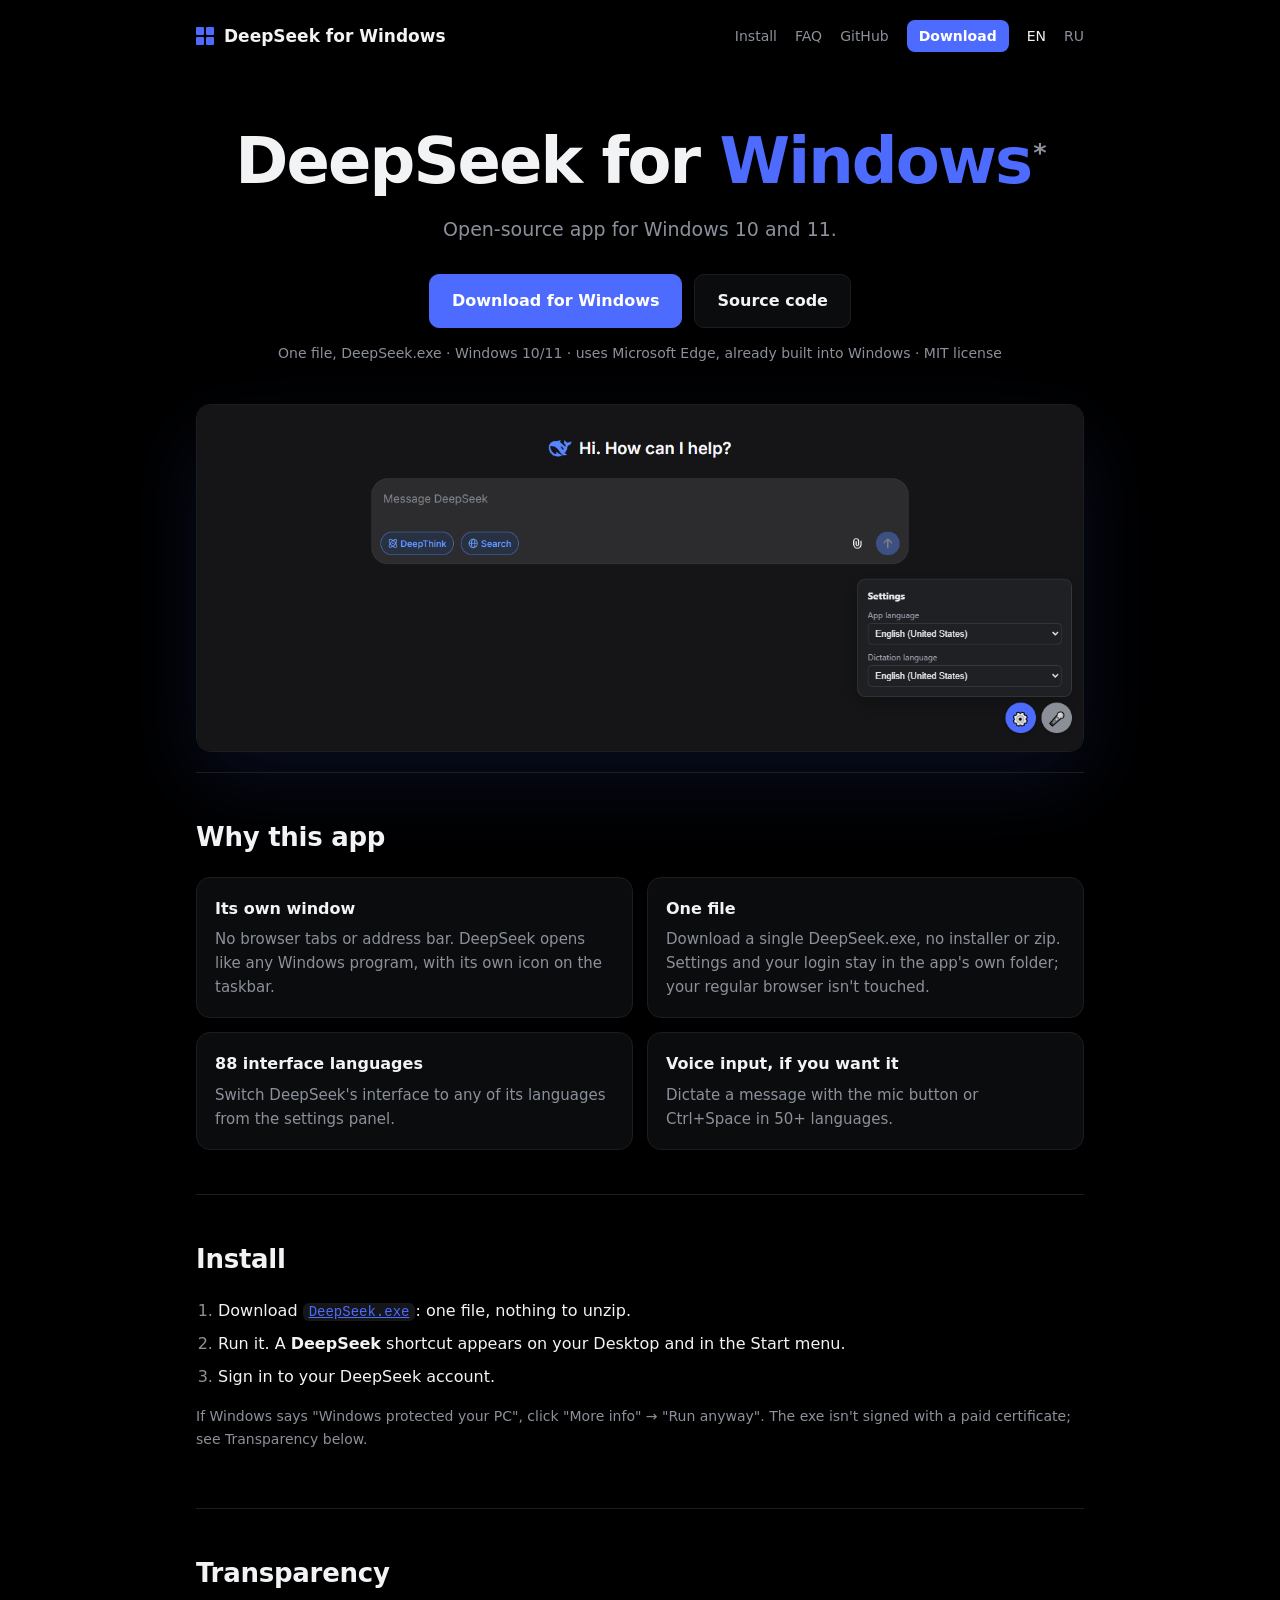
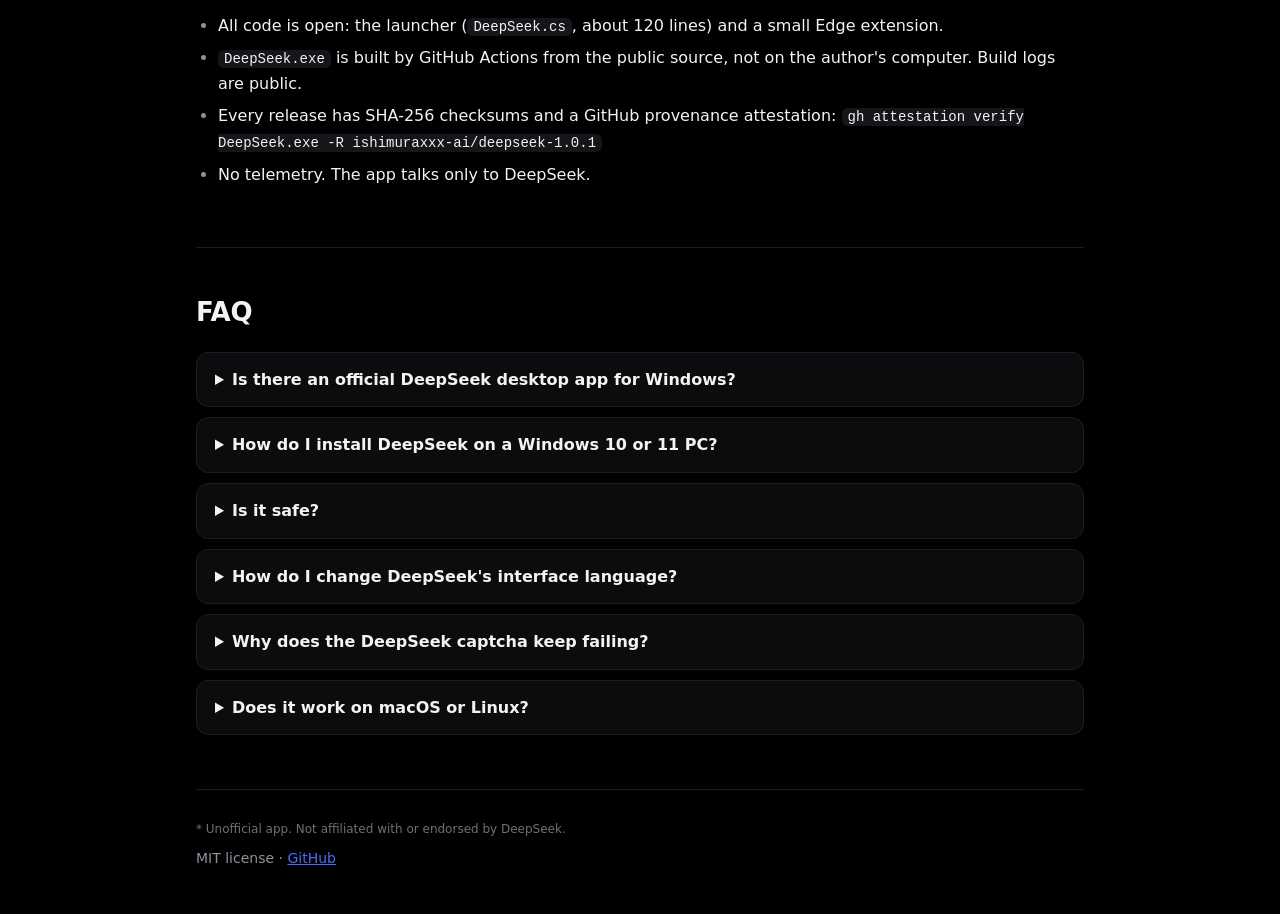
<file: docs/index.html>
<!doctype html>
<html lang="en">
<head>
  <meta charset="utf-8">
  <meta name="viewport" content="width=device-width, initial-scale=1">
  <title>DeepSeek for Windows: desktop app for Windows 10/11 (free, open source)</title>
  <meta name="description" content="Free, open-source DeepSeek desktop app for Windows 10 and 11. DeepSeek in its own window with a shortcut and taskbar icon, 88 interface languages and optional voice input. Unofficial.">
  <link rel="canonical" href="https://ishimuraxxx-ai.github.io/deepseek-1.0.1/">
  <link rel="alternate" hreflang="en" href="https://ishimuraxxx-ai.github.io/deepseek-1.0.1/">
  <link rel="alternate" hreflang="ru" href="https://ishimuraxxx-ai.github.io/deepseek-1.0.1/ru/">
  <link rel="alternate" hreflang="x-default" href="https://ishimuraxxx-ai.github.io/deepseek-1.0.1/">
  <meta property="og:type" content="website">
  <meta property="og:title" content="DeepSeek for Windows: desktop app for Windows 10/11">
  <meta property="og:description" content="Free, open-source DeepSeek desktop app for Windows 10 and 11.">
  <meta property="og:image" content="https://ishimuraxxx-ai.github.io/deepseek-1.0.1/screenshot-en.png">
  <meta name="theme-color" content="#000000">
  <link rel="icon" href="data:image/svg+xml,%3Csvg xmlns='http://www.w3.org/2000/svg' viewBox='0 0 16 16'%3E%3Crect x='0' y='0' width='7' height='7' fill='%234d6bfe'/%3E%3Crect x='9' y='0' width='7' height='7' fill='%234d6bfe'/%3E%3Crect x='0' y='9' width='7' height='7' fill='%234d6bfe'/%3E%3Crect x='9' y='9' width='7' height='7' fill='%234d6bfe'/%3E%3C/svg%3E">
  <link rel="stylesheet" href="style.css">
  <script type="application/ld+json">
  {
    "@context": "https://schema.org",
    "@type": "SoftwareApplication",
    "name": "DeepSeek for Windows (DeepSeek Voice Desktop)",
    "applicationCategory": "UtilitiesApplication",
    "operatingSystem": "Windows 10, Windows 11",
    "softwareVersion": "1.0.2",
    "description": "Unofficial open-source DeepSeek desktop app for Windows 10 and 11: DeepSeek in its own Microsoft Edge window with a shortcut and taskbar icon, 88 interface languages and optional voice input.",
    "offers": { "@type": "Offer", "price": "0", "priceCurrency": "USD" },
    "license": "https://opensource.org/licenses/MIT",
    "downloadUrl": "https://github.com/ishimuraxxx-ai/deepseek-1.0.1/releases/latest/download/DeepSeek.exe",
    "codeRepository": "https://github.com/ishimuraxxx-ai/deepseek-1.0.1",
    "screenshot": "https://ishimuraxxx-ai.github.io/deepseek-1.0.1/screenshot-en.png"
  }
  </script>
  <script type="application/ld+json">
  {
    "@context": "https://schema.org",
    "@type": "FAQPage",
    "mainEntity": [
      { "@type": "Question", "name": "Is there an official DeepSeek desktop app for Windows?",
        "acceptedAnswer": { "@type": "Answer", "text": "No (as of September 2026). DeepSeek offers the website chat.deepseek.com and mobile apps. The Microsoft Store listing named DeepSeek is only the Android app for the China region and does not run on Windows 10. DeepSeek for Windows (DeepSeek Voice Desktop) is an unofficial open-source alternative that opens the official website in its own window." } },
      { "@type": "Question", "name": "How do I install DeepSeek on a Windows 10 or 11 PC?",
        "acceptedAnswer": { "@type": "Answer", "text": "Download DeepSeek.exe (a single file) from the GitHub Releases page and run it. A DeepSeek shortcut appears on the Desktop and in the Start menu." } },
      { "@type": "Question", "name": "Is it safe?",
        "acceptedAnswer": { "@type": "Answer", "text": "All code is open. DeepSeek.exe is built publicly by GitHub Actions with SHA-256 checksums and a GitHub build-provenance attestation. The app collects no data." } },
      { "@type": "Question", "name": "How do I change DeepSeek's interface language?",
        "acceptedAnswer": { "@type": "Answer", "text": "Open the settings (gear button) and pick the app language. All 88 languages of the DeepSeek website are available." } },
      { "@type": "Question", "name": "Why does the DeepSeek captcha keep failing?",
        "acceptedAnswer": { "@type": "Answer", "text": "Usually because of a VPN: DeepSeek's protection rejects data-center IP addresses. Turn the VPN off while signing in or exclude deepseek.com, fengkongcloud.com, fengkongcloud.cn and awswaf.com from the VPN." } }
    ]
  }
  </script>
</head>
<body>
  <div class="wrap">
    <header>
      <a class="brand" href="index.html"><span class="win"><i></i><i></i><i></i><i></i></span>DeepSeek for Windows</a>
      <nav>
        <a href="#install">Install</a>
        <a href="#faq">FAQ</a>
        <a href="https://github.com/ishimuraxxx-ai/deepseek-1.0.1">GitHub</a>
        <a class="dl" href="https://github.com/ishimuraxxx-ai/deepseek-1.0.1/releases/latest/download/DeepSeek.exe">Download</a>
        <a href="index.html" aria-current="page">EN</a>
        <a href="ru/index.html" hreflang="ru">RU</a>
      </nav>
    </header>

    <main>
      <section class="hero">
        <h1>DeepSeek for <span>Windows</span><sup>*</sup></h1>
        <p class="lead">Open-source app for Windows 10 and 11.</p>
        <div class="cta">
          <a class="btn primary" href="https://github.com/ishimuraxxx-ai/deepseek-1.0.1/releases/latest/download/DeepSeek.exe">Download for Windows</a>
          <a class="btn" href="https://github.com/ishimuraxxx-ai/deepseek-1.0.1">Source code</a>
        </div>
        <p class="note">One file, DeepSeek.exe · Windows 10/11 · uses Microsoft Edge, already built into Windows · MIT license</p>
        <div class="shot"><img src="screenshot-en.png" width="1280" height="500" alt="DeepSeek for Windows: the DeepSeek chat in its own window with the settings panel"></div>
      </section>

      <section>
        <h2>Why this app</h2>
        <div class="grid">
          <div class="card"><h3>Its own window</h3><p>No browser tabs or address bar. DeepSeek opens like any Windows program, with its own icon on the taskbar.</p></div>
          <div class="card"><h3>One file</h3><p>Download a single DeepSeek.exe, no installer or zip. Settings and your login stay in the app's own folder; your regular browser isn't touched.</p></div>
          <div class="card"><h3>88 interface languages</h3><p>Switch DeepSeek's interface to any of its languages from the settings panel.</p></div>
          <div class="card"><h3>Voice input, if you want it</h3><p>Dictate a message with the mic button or Ctrl+Space in 50+ languages.</p></div>
        </div>
      </section>

      <section id="install">
        <h2>Install</h2>
        <ol>
          <li>Download <a href="https://github.com/ishimuraxxx-ai/deepseek-1.0.1/releases/latest/download/DeepSeek.exe"><code>DeepSeek.exe</code></a>: one file, nothing to unzip.</li>
          <li>Run it. A <b>DeepSeek</b> shortcut appears on your Desktop and in the Start menu.</li>
          <li>Sign in to your DeepSeek account.</li>
        </ol>
        <p class="note">If Windows says "Windows protected your PC", click "More info" → "Run anyway". The exe isn't signed with a paid certificate; see Transparency below.</p>
      </section>

      <section>
        <h2>Transparency</h2>
        <ul>
          <li>All code is open: the launcher (<code>DeepSeek.cs</code>, about 120 lines) and a small Edge extension.</li>
          <li><code>DeepSeek.exe</code> is built by GitHub Actions from the public source, not on the author's computer. Build logs are public.</li>
          <li>Every release has SHA-256 checksums and a GitHub provenance attestation: <code>gh attestation verify DeepSeek.exe -R ishimuraxxx-ai/deepseek-1.0.1</code></li>
          <li>No telemetry. The app talks only to DeepSeek.</li>
        </ul>
      </section>

      <section id="faq">
        <h2>FAQ</h2>
        <details><summary>Is there an official DeepSeek desktop app for Windows?</summary>
          <p>No (as of September 2026). DeepSeek offers the website chat.deepseek.com and mobile apps. The Microsoft Store listing named DeepSeek is only the Android app for the China region, and it doesn't run on Windows 10. This project is an unofficial open-source alternative: the official website in its own window.</p></details>
        <details><summary>How do I install DeepSeek on a Windows 10 or 11 PC?</summary>
          <p>Download DeepSeek.exe from Releases (one file) and run it. A DeepSeek shortcut appears on your Desktop and in the Start menu.</p></details>
        <details><summary>Is it safe?</summary>
          <p>All code is open, and the exe is built publicly by GitHub Actions with checksums and a provenance attestation. The app collects no data and keeps your login only in its own folder.</p></details>
        <details><summary>How do I change DeepSeek's interface language?</summary>
          <p>Open ⚙️ settings → "App language". All 88 languages of the site are available.</p></details>
        <details><summary>Why does the DeepSeek captcha keep failing?</summary>
          <p>Usually because of a VPN. Turn it off while signing in or exclude deepseek.com, fengkongcloud.com, fengkongcloud.cn and awswaf.com from the VPN.</p></details>
        <details><summary>Does it work on macOS or Linux?</summary>
          <p>No, only Windows 10/11 with Microsoft Edge.</p></details>
      </section>
    </main>

    <footer>
      <p class="fine">* Unofficial app. Not affiliated with or endorsed by DeepSeek.</p>
      MIT license · <a href="https://github.com/ishimuraxxx-ai/deepseek-1.0.1">GitHub</a>
    </footer>
  </div>
</body>
</html>
</file>
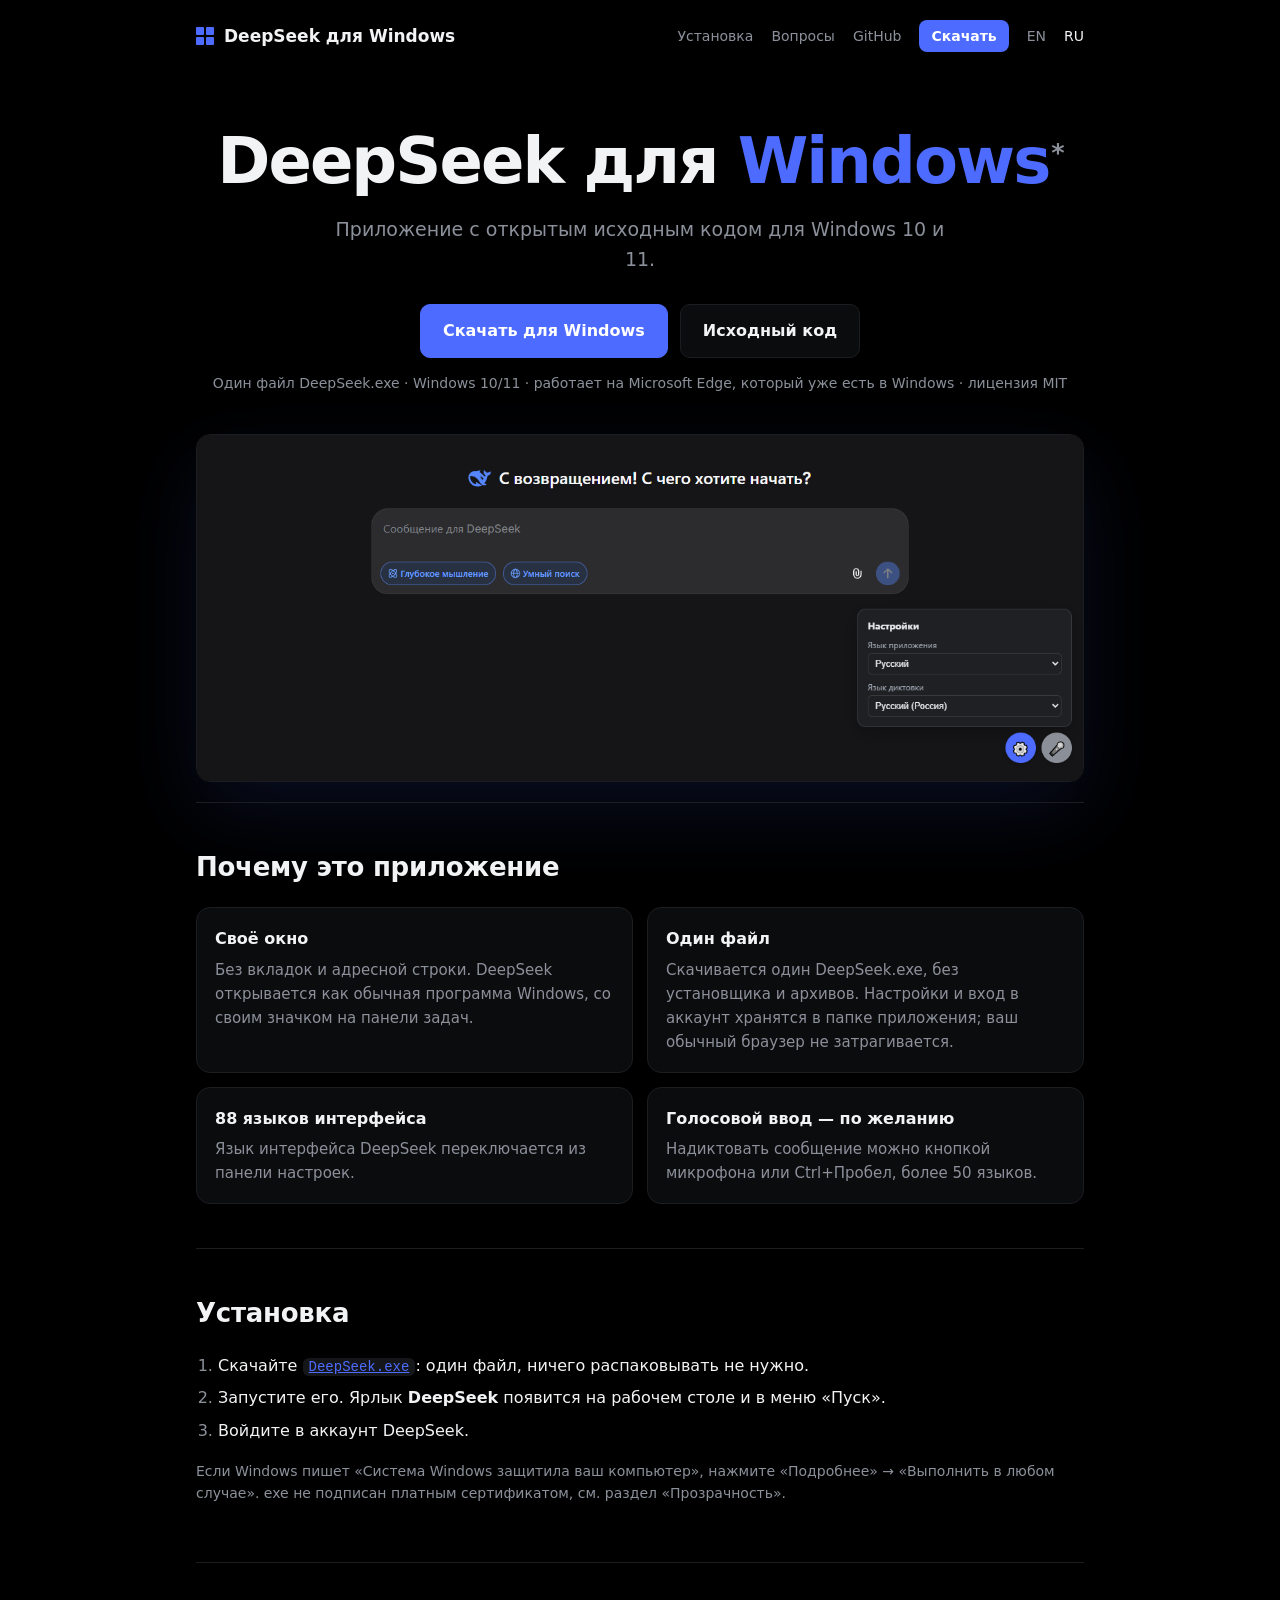
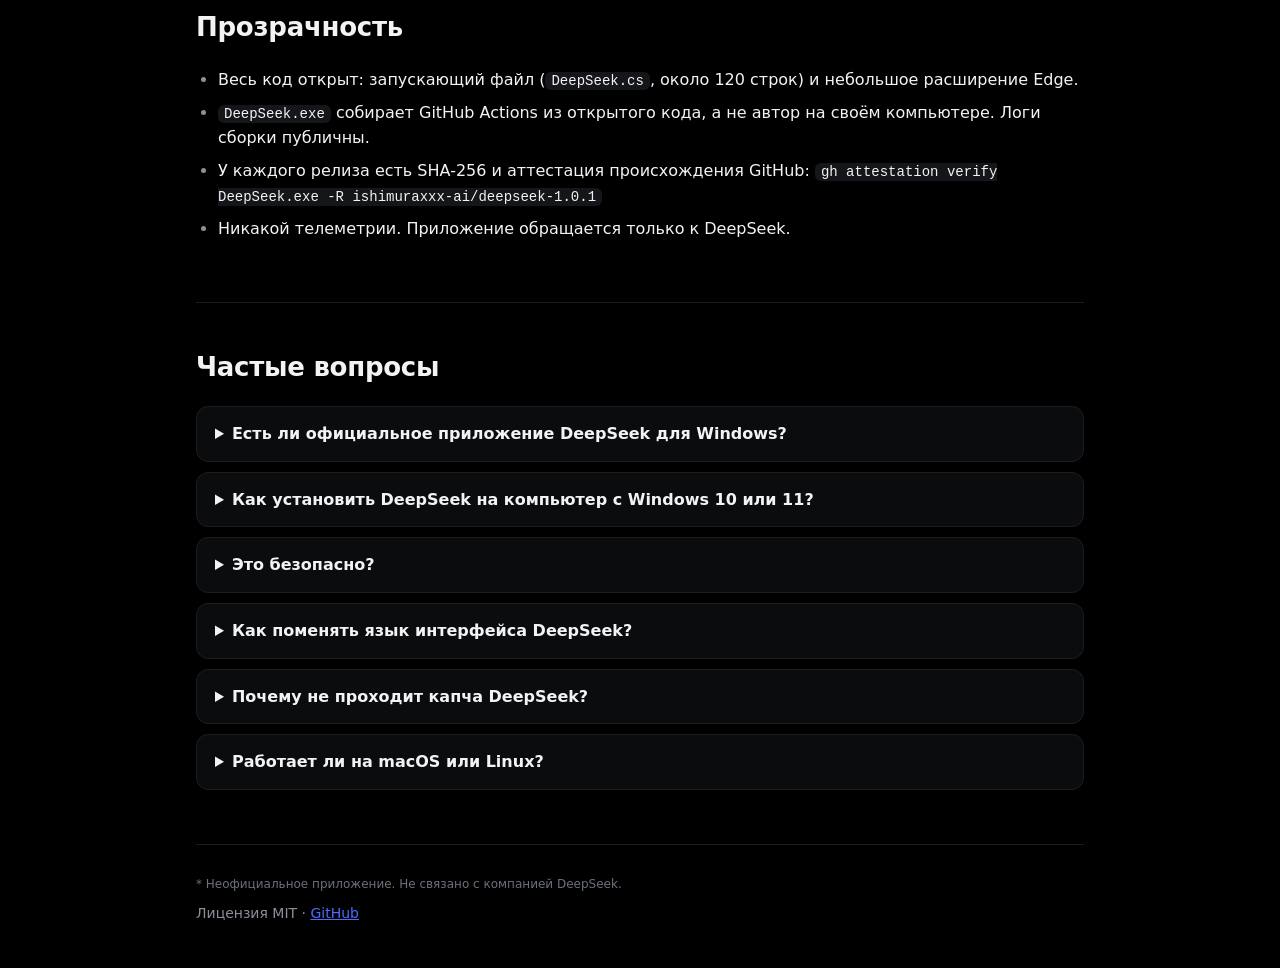
<file: docs/ru/index.html>
<!doctype html>
<html lang="ru">
<head>
  <meta charset="utf-8">
  <meta name="viewport" content="width=device-width, initial-scale=1">
  <title>DeepSeek для Windows: приложение для Windows 10/11 (бесплатно, открытый код)</title>
  <meta name="description" content="Бесплатное приложение DeepSeek для Windows 10 и 11 с открытым кодом. DeepSeek в отдельном окне с ярлыком и значком на панели задач, 88 языков интерфейса и голосовой ввод. Неофициальное.">
  <link rel="canonical" href="https://ishimuraxxx-ai.github.io/deepseek-1.0.1/ru/">
  <link rel="alternate" hreflang="en" href="https://ishimuraxxx-ai.github.io/deepseek-1.0.1/">
  <link rel="alternate" hreflang="ru" href="https://ishimuraxxx-ai.github.io/deepseek-1.0.1/ru/">
  <link rel="alternate" hreflang="x-default" href="https://ishimuraxxx-ai.github.io/deepseek-1.0.1/">
  <meta property="og:type" content="website">
  <meta property="og:title" content="DeepSeek для Windows: приложение для Windows 10/11">
  <meta property="og:description" content="Бесплатное приложение DeepSeek для Windows 10 и 11 с открытым кодом.">
  <meta property="og:image" content="https://ishimuraxxx-ai.github.io/deepseek-1.0.1/screenshot-ru.png">
  <meta name="theme-color" content="#000000">
  <link rel="icon" href="data:image/svg+xml,%3Csvg xmlns='http://www.w3.org/2000/svg' viewBox='0 0 16 16'%3E%3Crect x='0' y='0' width='7' height='7' fill='%234d6bfe'/%3E%3Crect x='9' y='0' width='7' height='7' fill='%234d6bfe'/%3E%3Crect x='0' y='9' width='7' height='7' fill='%234d6bfe'/%3E%3Crect x='9' y='9' width='7' height='7' fill='%234d6bfe'/%3E%3C/svg%3E">
  <link rel="stylesheet" href="../style.css">
  <script type="application/ld+json">
  {
    "@context": "https://schema.org",
    "@type": "SoftwareApplication",
    "name": "DeepSeek для Windows (DeepSeek Voice Desktop)",
    "applicationCategory": "UtilitiesApplication",
    "operatingSystem": "Windows 10, Windows 11",
    "softwareVersion": "1.0.2",
    "inLanguage": "ru",
    "description": "Неофициальное приложение DeepSeek для Windows 10 и 11 с открытым кодом: DeepSeek в отдельном окне Microsoft Edge с ярлыком и значком на панели задач, 88 языков интерфейса и голосовой ввод.",
    "offers": { "@type": "Offer", "price": "0", "priceCurrency": "RUB" },
    "license": "https://opensource.org/licenses/MIT",
    "downloadUrl": "https://github.com/ishimuraxxx-ai/deepseek-1.0.1/releases/latest/download/DeepSeek.exe",
    "codeRepository": "https://github.com/ishimuraxxx-ai/deepseek-1.0.1",
    "screenshot": "https://ishimuraxxx-ai.github.io/deepseek-1.0.1/screenshot-ru.png"
  }
  </script>
  <script type="application/ld+json">
  {
    "@context": "https://schema.org",
    "@type": "FAQPage",
    "inLanguage": "ru",
    "mainEntity": [
      { "@type": "Question", "name": "Есть ли официальное приложение DeepSeek для Windows?",
        "acceptedAnswer": { "@type": "Answer", "text": "Нет (на сентябрь 2026). У DeepSeek есть сайт chat.deepseek.com и мобильные приложения. В Microsoft Store под именем DeepSeek доступно только Android-приложение для региона «Китай», на Windows 10 оно не работает. DeepSeek для Windows (DeepSeek Voice Desktop) — неофициальная открытая альтернатива: официальный сайт в отдельном окне." } },
      { "@type": "Question", "name": "Как установить DeepSeek на компьютер с Windows 10 или 11?",
        "acceptedAnswer": { "@type": "Answer", "text": "Скачайте DeepSeek.exe (один файл) со страницы Releases на GitHub и запустите. Ярлык DeepSeek появится на рабочем столе и в меню «Пуск»." } },
      { "@type": "Question", "name": "Это безопасно?",
        "acceptedAnswer": { "@type": "Answer", "text": "Весь код открыт. DeepSeek.exe собирается публично на GitHub Actions, с контрольными суммами SHA-256 и аттестацией происхождения GitHub. Приложение не собирает данные." } },
      { "@type": "Question", "name": "Как поменять язык интерфейса DeepSeek?",
        "acceptedAnswer": { "@type": "Answer", "text": "Откройте настройки (кнопка с шестерёнкой) и выберите язык приложения. Доступны все 88 языков сайта DeepSeek." } },
      { "@type": "Question", "name": "Почему не проходит капча DeepSeek?",
        "acceptedAnswer": { "@type": "Answer", "text": "Обычно из-за VPN: защита DeepSeek не пропускает адреса дата-центров. Выключите VPN на время входа или добавьте в исключения deepseek.com, fengkongcloud.com, fengkongcloud.cn и awswaf.com." } }
    ]
  }
  </script>
</head>
<body>
  <div class="wrap">
    <header>
      <a class="brand" href="index.html"><span class="win"><i></i><i></i><i></i><i></i></span>DeepSeek для Windows</a>
      <nav>
        <a href="#install">Установка</a>
        <a href="#faq">Вопросы</a>
        <a href="https://github.com/ishimuraxxx-ai/deepseek-1.0.1">GitHub</a>
        <a class="dl" href="https://github.com/ishimuraxxx-ai/deepseek-1.0.1/releases/latest/download/DeepSeek.exe">Скачать</a>
        <a href="../index.html" hreflang="en">EN</a>
        <a href="index.html" aria-current="page">RU</a>
      </nav>
    </header>

    <main>
      <section class="hero">
        <h1>DeepSeek для <span>Windows</span><sup>*</sup></h1>
        <p class="lead">Приложение с открытым исходным кодом для Windows 10 и 11.</p>
        <div class="cta">
          <a class="btn primary" href="https://github.com/ishimuraxxx-ai/deepseek-1.0.1/releases/latest/download/DeepSeek.exe">Скачать для Windows</a>
          <a class="btn" href="https://github.com/ishimuraxxx-ai/deepseek-1.0.1">Исходный код</a>
        </div>
        <p class="note">Один файл DeepSeek.exe · Windows 10/11 · работает на Microsoft Edge, который уже есть в Windows · лицензия MIT</p>
        <div class="shot"><img src="../screenshot-ru.png" width="1280" height="500" alt="DeepSeek для Windows: чат DeepSeek в отдельном окне с панелью настроек"></div>
      </section>

      <section>
        <h2>Почему это приложение</h2>
        <div class="grid">
          <div class="card"><h3>Своё окно</h3><p>Без вкладок и адресной строки. DeepSeek открывается как обычная программа Windows, со своим значком на панели задач.</p></div>
          <div class="card"><h3>Один файл</h3><p>Скачивается один DeepSeek.exe, без установщика и архивов. Настройки и вход в аккаунт хранятся в папке приложения; ваш обычный браузер не затрагивается.</p></div>
          <div class="card"><h3>88 языков интерфейса</h3><p>Язык интерфейса DeepSeek переключается из панели настроек.</p></div>
          <div class="card"><h3>Голосовой ввод — по желанию</h3><p>Надиктовать сообщение можно кнопкой микрофона или Ctrl+Пробел, более 50 языков.</p></div>
        </div>
      </section>

      <section id="install">
        <h2>Установка</h2>
        <ol>
          <li>Скачайте <a href="https://github.com/ishimuraxxx-ai/deepseek-1.0.1/releases/latest/download/DeepSeek.exe"><code>DeepSeek.exe</code></a>: один файл, ничего распаковывать не нужно.</li>
          <li>Запустите его. Ярлык <b>DeepSeek</b> появится на рабочем столе и в меню «Пуск».</li>
          <li>Войдите в аккаунт DeepSeek.</li>
        </ol>
        <p class="note">Если Windows пишет «Система Windows защитила ваш компьютер», нажмите «Подробнее» → «Выполнить в любом случае». exe не подписан платным сертификатом, см. раздел «Прозрачность».</p>
      </section>

      <section>
        <h2>Прозрачность</h2>
        <ul>
          <li>Весь код открыт: запускающий файл (<code>DeepSeek.cs</code>, около 120 строк) и небольшое расширение Edge.</li>
          <li><code>DeepSeek.exe</code> собирает GitHub Actions из открытого кода, а не автор на своём компьютере. Логи сборки публичны.</li>
          <li>У каждого релиза есть SHA-256 и аттестация происхождения GitHub: <code>gh attestation verify DeepSeek.exe -R ishimuraxxx-ai/deepseek-1.0.1</code></li>
          <li>Никакой телеметрии. Приложение обращается только к DeepSeek.</li>
        </ul>
      </section>

      <section id="faq">
        <h2>Частые вопросы</h2>
        <details><summary>Есть ли официальное приложение DeepSeek для Windows?</summary>
          <p>Нет (на сентябрь 2026). У DeepSeek есть сайт chat.deepseek.com и мобильные приложения. В Microsoft Store под именем DeepSeek доступно только Android-приложение для региона «Китай», на Windows 10 оно не работает. Этот проект — неофициальная открытая альтернатива: официальный сайт в отдельном окне.</p></details>
        <details><summary>Как установить DeepSeek на компьютер с Windows 10 или 11?</summary>
          <p>Скачайте DeepSeek.exe из Releases (один файл) и запустите. Ярлык DeepSeek появится на рабочем столе и в меню «Пуск».</p></details>
        <details><summary>Это безопасно?</summary>
          <p>Весь код открыт, exe собирается публично на GitHub Actions с контрольными суммами и аттестацией происхождения. Приложение не собирает данные и хранит вход в аккаунт только в своей папке.</p></details>
        <details><summary>Как поменять язык интерфейса DeepSeek?</summary>
          <p>⚙️ → «Язык приложения». Доступны все 88 языков сайта.</p></details>
        <details><summary>Почему не проходит капча DeepSeek?</summary>
          <p>Обычно из-за VPN. Выключите его на время входа или добавьте в исключения deepseek.com, fengkongcloud.com, fengkongcloud.cn и awswaf.com.</p></details>
        <details><summary>Работает ли на macOS или Linux?</summary>
          <p>Нет, только Windows 10/11 с Microsoft Edge.</p></details>
      </section>
    </main>

    <footer>
      <p class="fine">* Неофициальное приложение. Не связано с компанией DeepSeek.</p>
      Лицензия MIT · <a href="https://github.com/ishimuraxxx-ai/deepseek-1.0.1">GitHub</a>
    </footer>
  </div>
</body>
</html>
</file>
<file: docs/style.css>
:root {
  --bg: #000000; --fg: #f2f3f5; --muted: #8b909a; --line: #1c1d21; --card: #0b0c0e;
  --accent: #4d6bfe; --accent-fg: #ffffff; --code: #15161a;
  color-scheme: dark;
}
* { box-sizing: border-box; }
html { -webkit-text-size-adjust: 100%; }
body {
  margin: 0; background: var(--bg); color: var(--fg);
  font: 16px/1.6 system-ui, -apple-system, "Segoe UI", Roboto, sans-serif;
}
.wrap { max-width: 920px; margin: 0 auto; padding: 0 16px; }
header { padding: 20px 0; display: flex; justify-content: space-between; align-items: center; gap: 12px; }
header .brand { display: flex; align-items: center; gap: 10px; font-weight: 700; font-size: 17px; color: var(--fg); text-decoration: none; }
header .brand .win { width: 18px; height: 18px; display: grid; grid-template-columns: 1fr 1fr; gap: 2px; }
header .brand .win i { background: var(--accent); border-radius: 1px; }
header nav { display: flex; flex-wrap: wrap; justify-content: flex-end; align-items: center; gap: 6px 18px; font-size: 14px; }
header nav a { color: var(--muted); text-decoration: none; }
header nav a:hover, header nav a[aria-current] { color: var(--fg); }
header nav a.dl { color: var(--accent-fg); background: var(--accent); padding: 5px 12px; border-radius: 8px; font-weight: 600; }
header nav a.dl:hover { filter: brightness(1.08); }
@media (max-width: 560px) { header nav a[href^="#"] { display: none; } }
.hero { padding: 56px 0 12px; text-align: center; }
.badge { display: inline-block; font-size: 13px; color: var(--muted); border: 1px solid var(--line); border-radius: 999px; padding: 4px 12px; margin-bottom: 20px; }
.hero h1 { font-size: clamp(34px, 7vw, 64px); line-height: 1.05; margin: 0 0 18px; letter-spacing: -0.03em; font-weight: 800; }
.hero h1 span { color: var(--accent); }
.hero h1 sup { font-size: .4em; color: var(--muted); font-weight: 600; vertical-align: super; margin-left: 2px; }
.hero p.lead { font-size: 19px; color: var(--muted); margin: 0 auto 30px; max-width: 640px; }
.cta { display: flex; flex-wrap: wrap; justify-content: center; gap: 12px; margin-bottom: 14px; }
.btn {
  display: inline-block; padding: 13px 22px; border-radius: 10px; font-weight: 600; text-decoration: none;
  border: 1px solid var(--line); color: var(--fg); background: var(--card);
}
.btn:hover { border-color: #33353b; }
.btn.primary { background: var(--accent); border-color: var(--accent); color: var(--accent-fg); }
.btn.primary:hover { filter: brightness(1.08); }
.note { font-size: 14px; color: var(--muted); }
.shot { margin: 40px 0 8px; border-radius: 14px; overflow: hidden; border: 1px solid var(--line); box-shadow: 0 30px 80px rgba(77,107,254,.12); }
.shot img { display: block; width: 100%; height: auto; }
section { padding: 44px 0; border-top: 1px solid var(--line); }
section.hero { border-top: none; }
h2 { font-size: 26px; margin: 0 0 18px; letter-spacing: -0.01em; }
.grid { display: grid; grid-template-columns: repeat(2, 1fr); gap: 14px; }
@media (max-width: 640px) { .grid { grid-template-columns: 1fr; } }
.card { background: var(--card); border: 1px solid var(--line); border-radius: 14px; padding: 18px; }
.card h3 { margin: 0 0 6px; font-size: 16px; }
.card p { margin: 0; color: var(--muted); font-size: 15px; }
ol, ul { padding-left: 22px; }
li { margin: 7px 0; }
li::marker { color: var(--muted); }
code, pre { font-family: ui-monospace, Consolas, monospace; font-size: 14px; background: var(--code); border-radius: 6px; }
code { padding: 1px 6px; }
details { border: 1px solid var(--line); border-radius: 12px; padding: 14px 18px; margin: 10px 0; background: var(--card); }
summary { cursor: pointer; font-weight: 600; }
details p { margin: 10px 0 0; color: var(--muted); }
a { color: var(--accent); }
footer { padding: 30px 0 44px; border-top: 1px solid var(--line); color: var(--muted); font-size: 14px; }
footer .fine { margin: 0 0 8px; font-size: 12px; color: #6b707a; }
</file>
